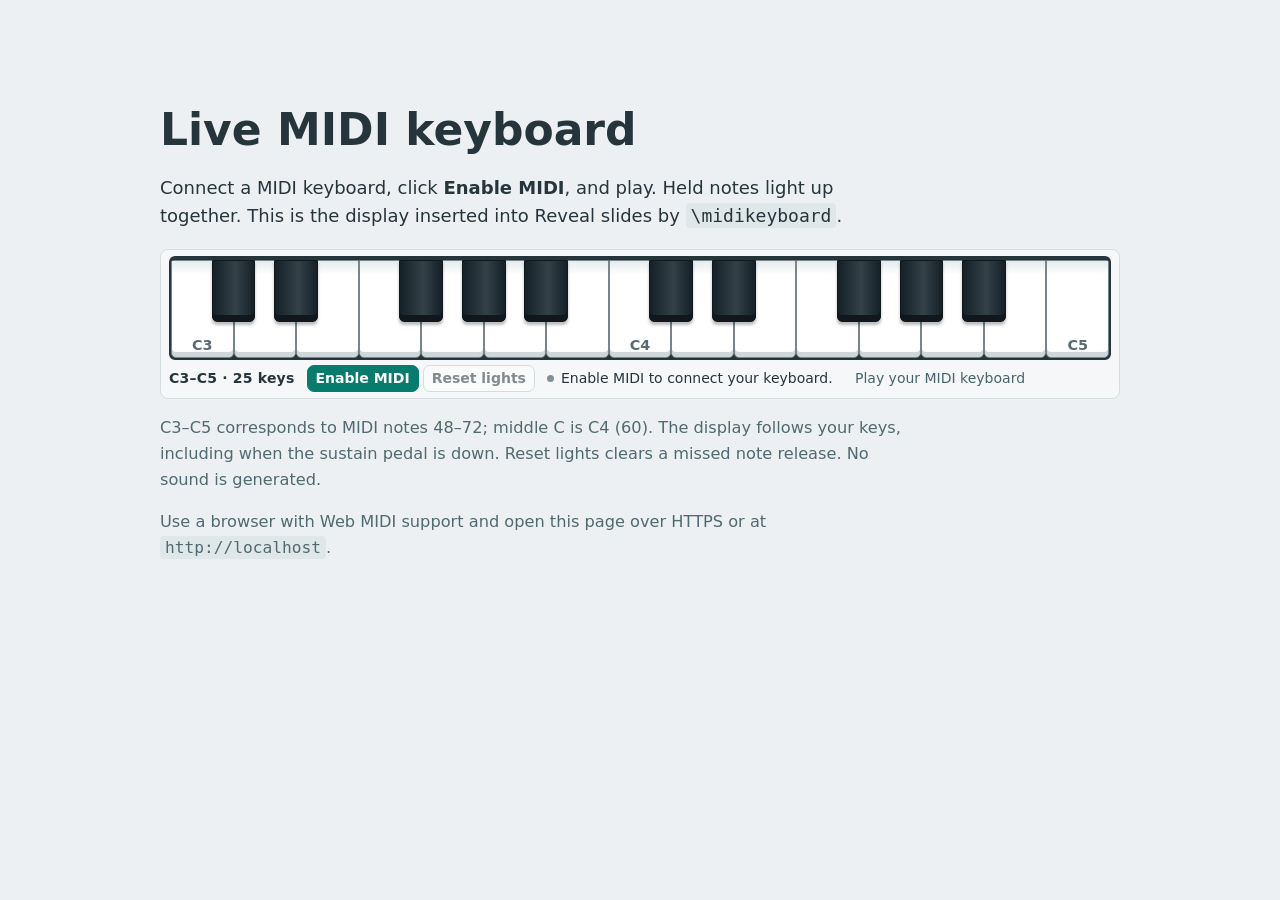
<file: examples/midi-keyboard.html>
<!doctype html>
<html lang="en">
<head>
  <meta charset="utf-8">
  <meta name="viewport" content="width=device-width, initial-scale=1">
  <title>Live MIDI keyboard</title>
  <link rel="stylesheet" href="../css/midi-keyboard.css">
  <script src="../js/midi-keyboard.js" defer></script>
  <style>
    body { margin: 0; background: #ecf0f2; color: #26353c; font: 18px/1.6 system-ui, sans-serif; }
    main { max-width: 960px; margin: 9vh auto; padding: 24px; }
    h1 { margin: 0 0 12px; font-size: clamp(28px, 5vw, 44px); line-height: 1.15; }
    p { max-width: 760px; }
    code { padding: 2px 5px; border-radius: 4px; background: #dfe7e9; }
    .note { color: #516970; font-size: 0.9em; }
  </style>
</head>
<body>
  <main>
    <h1>Live MIDI keyboard</h1>
    <p>Connect a MIDI keyboard, click <strong>Enable MIDI</strong>, and play.
      Held notes light up together. This is the display inserted into Reveal slides
      by <code>\midikeyboard</code>.</p>
    <div class="midi-keyboard" data-midi-start="48" data-midi-keys="25"></div>
    <p class="note">C3–C5 corresponds to MIDI notes 48–72; middle C is C4 (60).
      The display follows your keys, including when the sustain pedal is down.
      Reset lights clears a missed note release. No sound is generated.</p>
    <p class="note">Use a browser with Web MIDI support and open this page over HTTPS
      or at <code>http://localhost</code>.</p>
  </main>
</body>
</html>
</file>
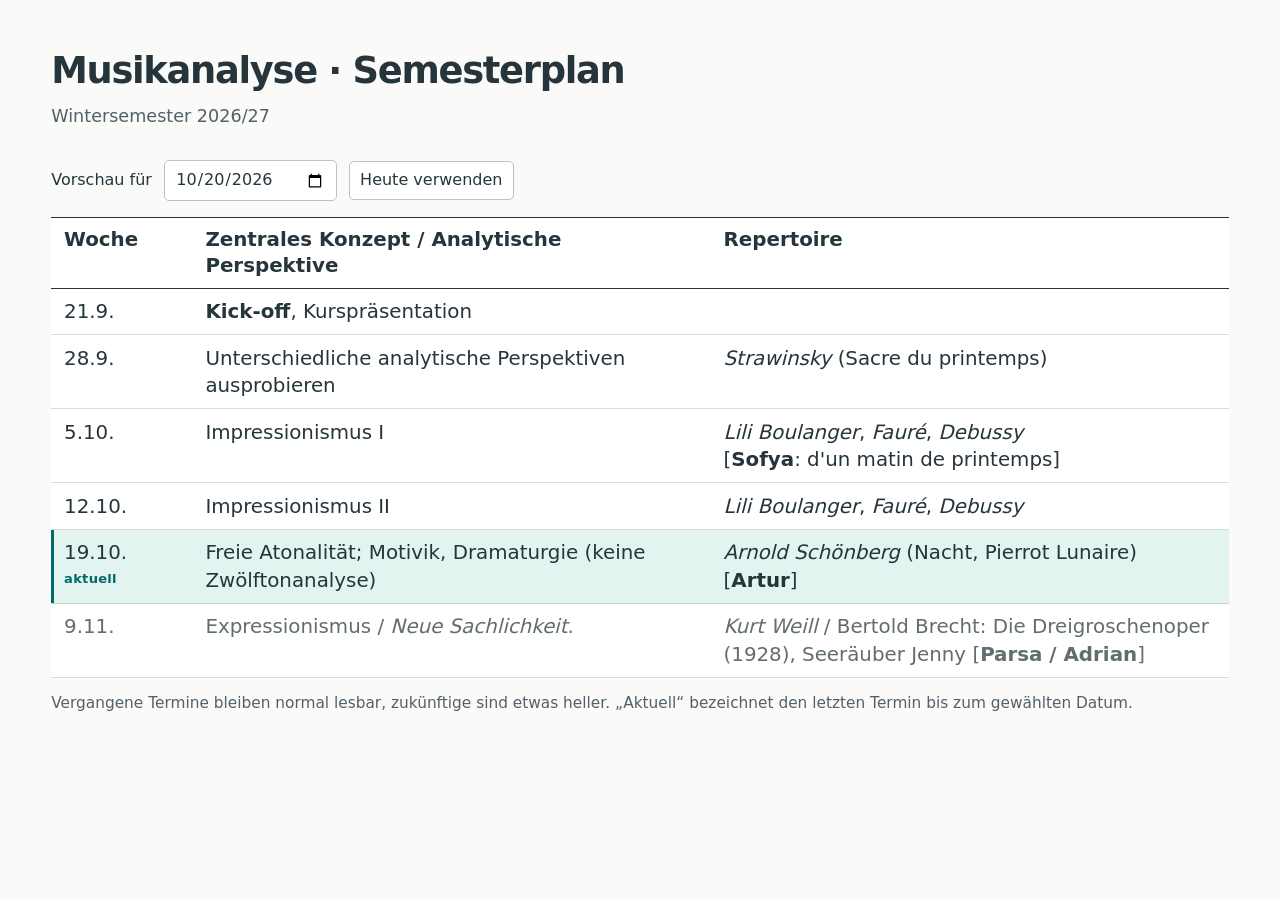
<file: examples/semester-plan.html>
<!doctype html>
<html lang="de">
<head>
  <meta charset="utf-8">
  <meta name="viewport" content="width=device-width, initial-scale=1">
  <title>Semesterplan · Musikanalyse</title>
  <link rel="stylesheet" href="../css/semester-plan.css">
  <style>
    :root { color-scheme: light; }
    body { margin: 0; padding: 5vh 4vw; background: #fafaf8; color: #26353c;
      font: 32px/1.4 system-ui, sans-serif; }
    main { max-width: 1180px; margin: auto; }
    h1 { margin: 0 0 0.2em; font-size: 1.15em; letter-spacing: -0.035em; }
    .subtitle { margin: 0 0 1.8em; font-size: 0.55em; color: #526069; }
    .preview { display: flex; align-items: center; gap: 0.75em; flex-wrap: wrap;
      margin: 0 0 1em; font-size: 0.5em; }
    input, button { font: inherit; border: 1px solid #b8c4c1; border-radius: 5px;
      background: white; color: inherit; padding: 0.45em 0.65em; }
    button { cursor: pointer; }
    .semester-plan { background: white; }
    .legend { font-size: 0.48em; color: #526069; }
    @media (max-width: 620px) {
      body { padding: 1.5em 0.7em; font-size: 27px; }
      .semester-plan { overflow-x: auto; }
      .semester-plan table { min-width: 590px; }
    }
  </style>
</head>
<body>
<main>
  <h1>Musikanalyse · Semesterplan</h1>
  <p class="subtitle">Wintersemester 2026/27</p>
  <div class="preview">
    <label for="reference-date">Vorschau für</label>
    <input id="reference-date" type="date" value="2026-10-20">
    <button id="use-today" type="button">Heute verwenden</button>
  </div>
  <div class="semester-plan" data-semester-today="2026-10-20" role="region" aria-label="Semesterplan" tabindex="0">
    <table>
      <thead><tr>
        <th scope="col">Woche</th>
        <th scope="col">Zentrales Konzept / Analytische Perspektive</th>
        <th scope="col">Repertoire</th>
      </tr></thead>
      <tbody>
        <tr data-semester-date="2026-09-21">
          <th scope="row"><time datetime="2026-09-21">21.9.</time><span class="semester-plan-current-label" hidden>aktuell</span></th>
          <td><strong>Kick-off</strong>, Kurspräsentation</td><td></td>
        </tr>
        <tr data-semester-date="2026-09-28">
          <th scope="row"><time datetime="2026-09-28">28.9.</time><span class="semester-plan-current-label" hidden>aktuell</span></th>
          <td>Unterschiedliche analytische Perspektiven ausprobieren</td>
          <td><em>Strawinsky</em> (Sacre du printemps)</td>
        </tr>
        <tr data-semester-date="2026-10-05">
          <th scope="row"><time datetime="2026-10-05">5.10.</time><span class="semester-plan-current-label" hidden>aktuell</span></th>
          <td>Impressionismus I</td>
          <td><em>Lili Boulanger</em>, <em>Fauré</em>, <em>Debussy</em><br>[<strong>Sofya</strong>: d'un matin de printemps]</td>
        </tr>
        <tr data-semester-date="2026-10-12">
          <th scope="row"><time datetime="2026-10-12">12.10.</time><span class="semester-plan-current-label" hidden>aktuell</span></th>
          <td>Impressionismus II</td><td><em>Lili Boulanger</em>, <em>Fauré</em>, <em>Debussy</em></td>
        </tr>
        <tr data-semester-date="2026-10-19">
          <th scope="row"><time datetime="2026-10-19">19.10.</time><span class="semester-plan-current-label" hidden>aktuell</span></th>
          <td>Freie Atonalität; Motivik, Dramaturgie (keine Zwölftonanalyse)</td>
          <td><em>Arnold Schönberg</em> (Nacht, Pierrot Lunaire) [<strong>Artur</strong>]</td>
        </tr>
        <tr data-semester-date="2026-11-09">
          <th scope="row"><time datetime="2026-11-09">9.11.</time><span class="semester-plan-current-label" hidden>aktuell</span></th>
          <td>Expressionismus / <em>Neue Sachlichkeit</em>.</td>
          <td><em>Kurt Weill</em> / Bertold Brecht: Die Dreigroschenoper (1928), Seeräuber Jenny [<strong>Parsa / Adrian</strong>]</td>
        </tr>
      </tbody>
    </table>
  </div>
  <p class="legend">Vergangene Termine bleiben normal lesbar, zukünftige sind etwas heller.
    „Aktuell“ bezeichnet den letzten Termin bis zum gewählten Datum.</p>
</main>
<script src="../js/semester-plan.js"></script>
<script>
  const dateInput = document.getElementById("reference-date");
  const plan = document.querySelector(".semester-plan");
  dateInput.addEventListener("change", () => {
    plan.setAttribute("data-semester-today", dateInput.value || "auto");
  });
  document.getElementById("use-today").addEventListener("click", () => {
    dateInput.value = "";
    plan.setAttribute("data-semester-today", "auto");
  });
</script>
</body>
</html>
</file>
<file: css/midi-keyboard.css>
/* Scoped so the keyboard can sit inside any Reveal theme or standalone page. */
.midi-keyboard {
  --midi-accent: #087c6c;
  --midi-key-on: #85e7cd;
  box-sizing: border-box;
  width: 100%;
  max-width: 960px;
  margin: 6px auto;
  padding: 6px 8px;
  border: 1px solid #d4dcdf;
  border-radius: 8px;
  background: #f5f7f8;
  color: #26353c;
  font-family: var(--r-main-font, system-ui, sans-serif);
  font-size: 18px;
  font-weight: 400;
  line-height: 1.4;
  text-align: left;
  text-transform: none;
}

.midi-keyboard *,
.midi-keyboard *::before,
.midi-keyboard *::after {
  box-sizing: border-box;
}

.midi-keyboard .midi-keyboard__footer,
.midi-keyboard .midi-keyboard__actions {
  display: flex;
  flex-wrap: wrap;
  align-items: center;
}

.midi-keyboard .midi-keyboard__footer {
  gap: 4px 12px;
  margin-top: 5px;
  font-size: 14px;
}

.midi-keyboard .midi-keyboard__range {
  font-weight: 650;
  letter-spacing: 0.015em;
}

.midi-keyboard .midi-keyboard__actions {
  gap: 4px;
}

.midi-keyboard button {
  appearance: none;
  margin: 0;
  padding: 4px 8px;
  border: 1px solid #b8c7cb;
  border-radius: 7px;
  background: #fff;
  color: #26353c;
  font: inherit;
  font-weight: 600;
  line-height: 1.2;
  cursor: pointer;
}

.midi-keyboard button.midi-keyboard__enable {
  border-color: var(--midi-accent);
  background: var(--midi-accent);
  color: #fff;
}

.midi-keyboard button:hover:not(:disabled) {
  filter: brightness(0.94);
}

.midi-keyboard button:focus-visible {
  outline: 3px solid #147ab6;
  outline-offset: 3px;
}

.midi-keyboard button:disabled {
  opacity: 0.55;
  cursor: default;
}

.midi-keyboard .midi-keyboard__keys {
  position: relative;
  height: 104px;
  overflow: hidden;
  border: 2px solid #26353c;
  border-top-width: 4px;
  border-radius: 6px;
  background: #26353c;
  isolation: isolate;
}

.midi-keyboard .midi-key {
  position: absolute;
  top: 0;
  display: block;
  border: 1px solid #788589;
  border-radius: 0 0 5px 5px;
}

.midi-keyboard .midi-key--white {
  z-index: 1;
  height: 100%;
  background: linear-gradient(#e5ebed 0, #fff 14%, #fff 93%, #e8edef 100%);
  color: #5c6b71;
  box-shadow: inset 0 -5px 0 #cfd7da;
}

.midi-keyboard .midi-key--black {
  z-index: 2;
  height: 63%;
  border-color: #11191d;
  background: linear-gradient(90deg, #152027, #344149 55%, #152027);
  box-shadow: inset 0 -6px 0 #10181d, 0 3px 3px #0004;
}

.midi-keyboard .midi-key--white.is-held {
  background: var(--midi-key-on);
  color: #10493f;
  box-shadow: inset 0 -3px 0 #2da88b;
}

.midi-keyboard .midi-key--black.is-held {
  border-color: #074b41;
  background: var(--midi-accent);
  box-shadow: inset 0 -4px 0 #064c42, 0 2px 2px #0003;
}

.midi-keyboard .midi-key::after {
  position: absolute;
  bottom: 22px;
  left: 50%;
  width: 7px;
  height: 7px;
  border-radius: 50%;
  background: #10493f;
  content: "";
  transform: translateX(-50%);
  opacity: 0;
}

.midi-keyboard .midi-key--black::after {
  bottom: 9px;
  background: #bdf5e7;
}

.midi-keyboard .midi-key.is-held::after {
  opacity: 1;
}

.midi-keyboard .midi-key__label {
  position: absolute;
  right: 0;
  bottom: 5px;
  left: 0;
  font-size: 0.8em;
  font-weight: 600;
  line-height: 1;
  text-align: center;
}

.midi-keyboard .midi-keyboard__status {
  flex: 1 1 200px;
  overflow-wrap: anywhere;
}

.midi-keyboard .midi-keyboard__status::before {
  display: inline-block;
  width: 7px;
  height: 7px;
  margin-right: 7px;
  border-radius: 50%;
  background: #809097;
  content: "";
  vertical-align: 1px;
}

.midi-keyboard[data-midi-state="ready"] .midi-keyboard__status::before {
  background: var(--midi-accent);
}

.midi-keyboard[data-midi-state="denied"] .midi-keyboard__status::before,
.midi-keyboard[data-midi-state="error"] .midi-keyboard__status::before {
  background: #b75624;
}

.midi-keyboard .midi-keyboard__notes {
  flex: 1 1 160px;
  color: #47646a;
  overflow-wrap: anywhere;
}

/* The widget is a live aid; the converters also omit it from scriptum/handout. */
@media print {
  .midi-keyboard {
    display: none !important;
  }
}
</file>
<file: css/semester-plan.css>
/* Semantic rows retain the author's bold, italic, links and line breaks. */
.semester-plan {
  --semester-plan-accent: #006b68;
  --semester-plan-current-background: rgba(17, 155, 132, 0.12);
  --semester-plan-future-opacity: 0.72;
  width: 100%;
  max-height: min(70vh, 620px);
  margin: 0.6em auto;
  overflow: auto;
  color: inherit;
  font-family: inherit;
  font-size: 0.62em;
  line-height: 1.38;
  text-align: left;
  text-transform: none;
  scrollbar-width: thin;
  scrollbar-color: var(--semester-plan-accent) transparent;
}

.semester-plan *, .semester-plan *::before, .semester-plan *::after {
  box-sizing: border-box;
}

.semester-plan:focus-visible {
  outline: 2px solid var(--semester-plan-accent);
  outline-offset: 4px;
}

.semester-plan table {
  width: 100%;
  margin: 0;
  border-collapse: collapse;
  table-layout: fixed;
  color: inherit;
  font: inherit;
}

.semester-plan table th,
.semester-plan table td {
  padding: 0.46em 0.65em;
  border: 0;
  border-bottom: 1px solid rgba(127, 127, 127, 0.28);
  text-align: left;
  vertical-align: top;
  overflow-wrap: anywhere;
}

.semester-plan table thead th {
  border-top: 1px solid currentColor;
  border-bottom: 1px solid currentColor;
  font-weight: 600;
  line-height: 1.3;
}

.semester-plan table th:first-child { width: 12%; }
.semester-plan table th:nth-child(2),
.semester-plan table th:nth-child(3) { width: 44%; }

.semester-plan table tbody th {
  font-weight: normal;
  font-variant-numeric: tabular-nums;
}

.semester-plan time { white-space: nowrap; }

.semester-plan table tr.is-future { opacity: var(--semester-plan-future-opacity); }

.semester-plan table tr.is-current > th,
.semester-plan table tr.is-current > td {
  background: var(--semester-plan-current-background);
}

.semester-plan table tr.is-current > th:first-child {
  box-shadow: inset 3px 0 0 var(--semester-plan-accent);
}

.semester-plan-current-label {
  display: block;
  width: fit-content;
  margin-top: 0.28em;
  color: var(--semester-plan-accent);
  font-size: 0.66em;
  font-weight: 600;
  letter-spacing: 0.02em;
}

.semester-plan-current-label[hidden] { display: none; }

/* A theme can override these variables without changing the row semantics. */
@media (prefers-contrast: more) {
  .semester-plan { --semester-plan-future-opacity: 1; }
  .semester-plan table tr.is-current > th:first-child { box-shadow: inset 5px 0 0 currentColor; }
}

@media print {
  .semester-plan { max-height: none; overflow: visible; }
  .semester-plan table tr { break-inside: avoid; }
  .semester-plan table tr.is-future { opacity: 1; }
  .semester-plan table tr.is-current > th,
  .semester-plan table tr.is-current > td { print-color-adjust: exact; -webkit-print-color-adjust: exact; }
}
</file>
